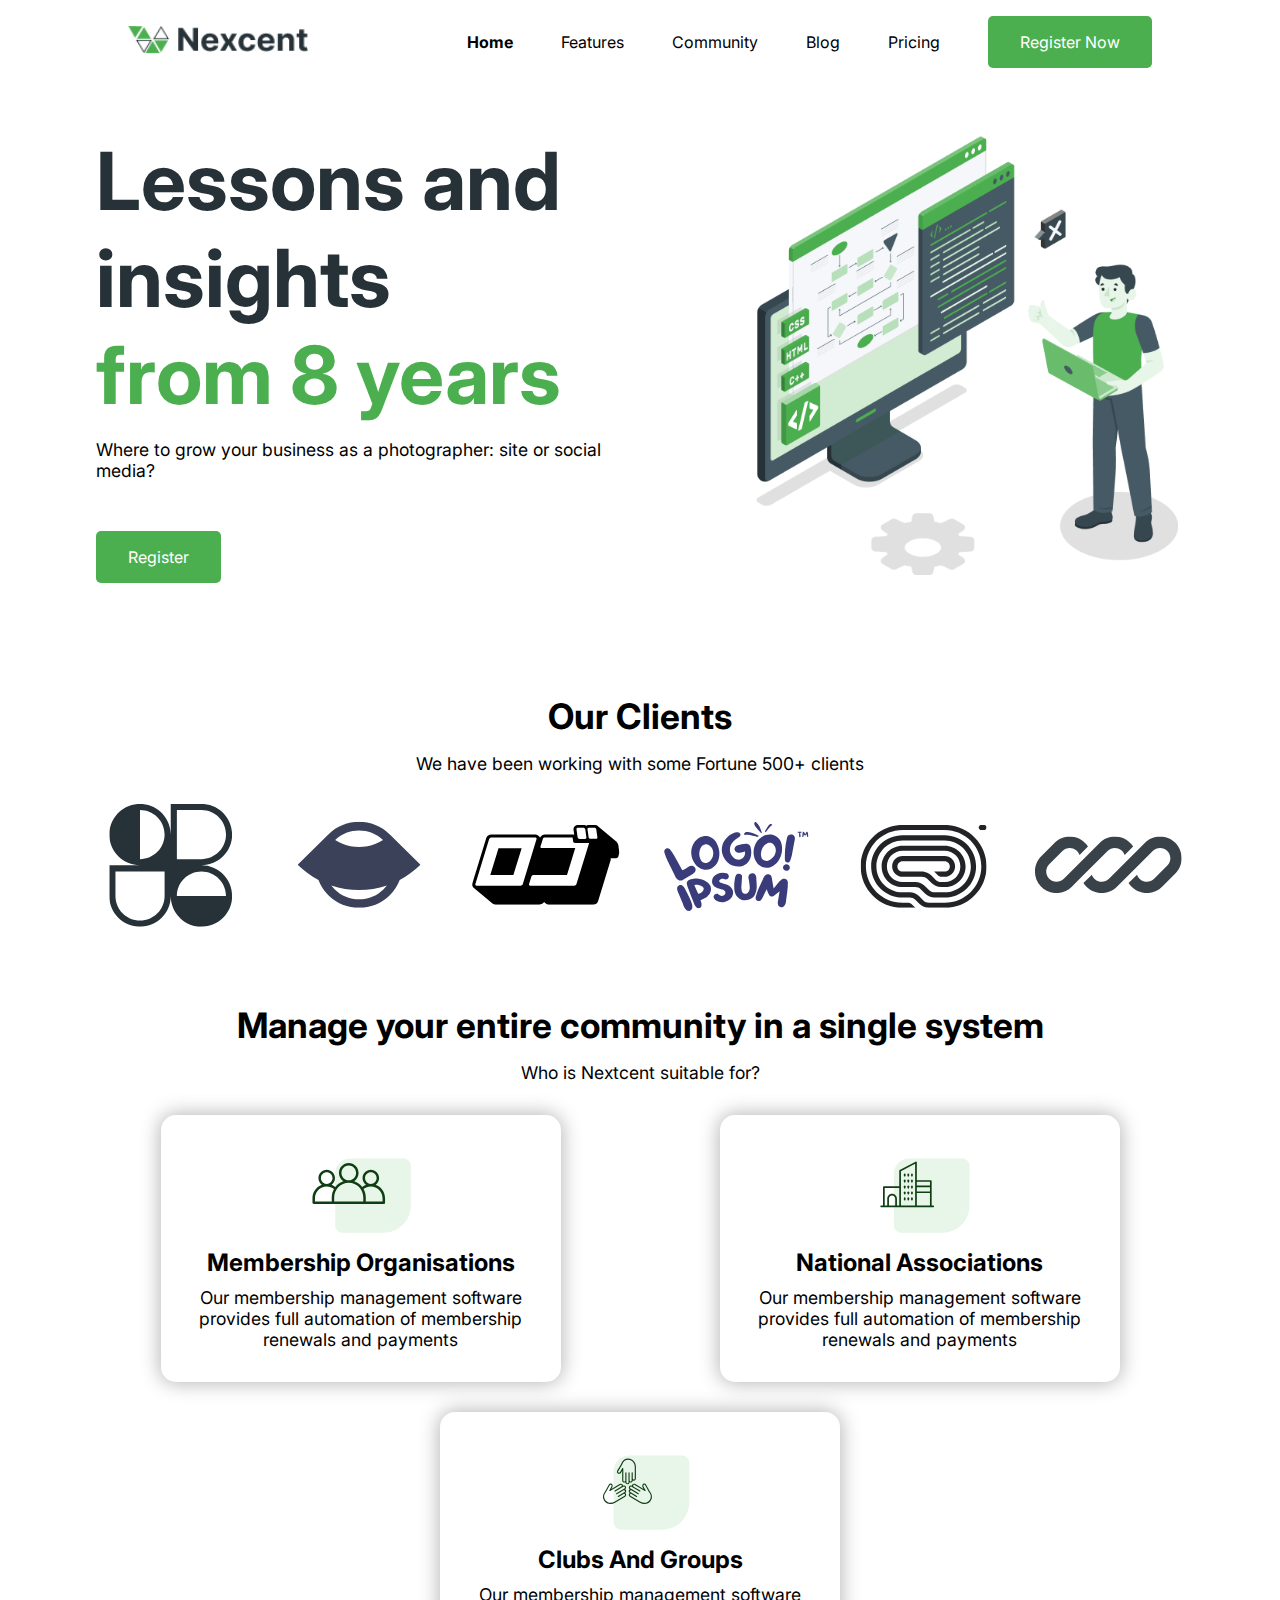
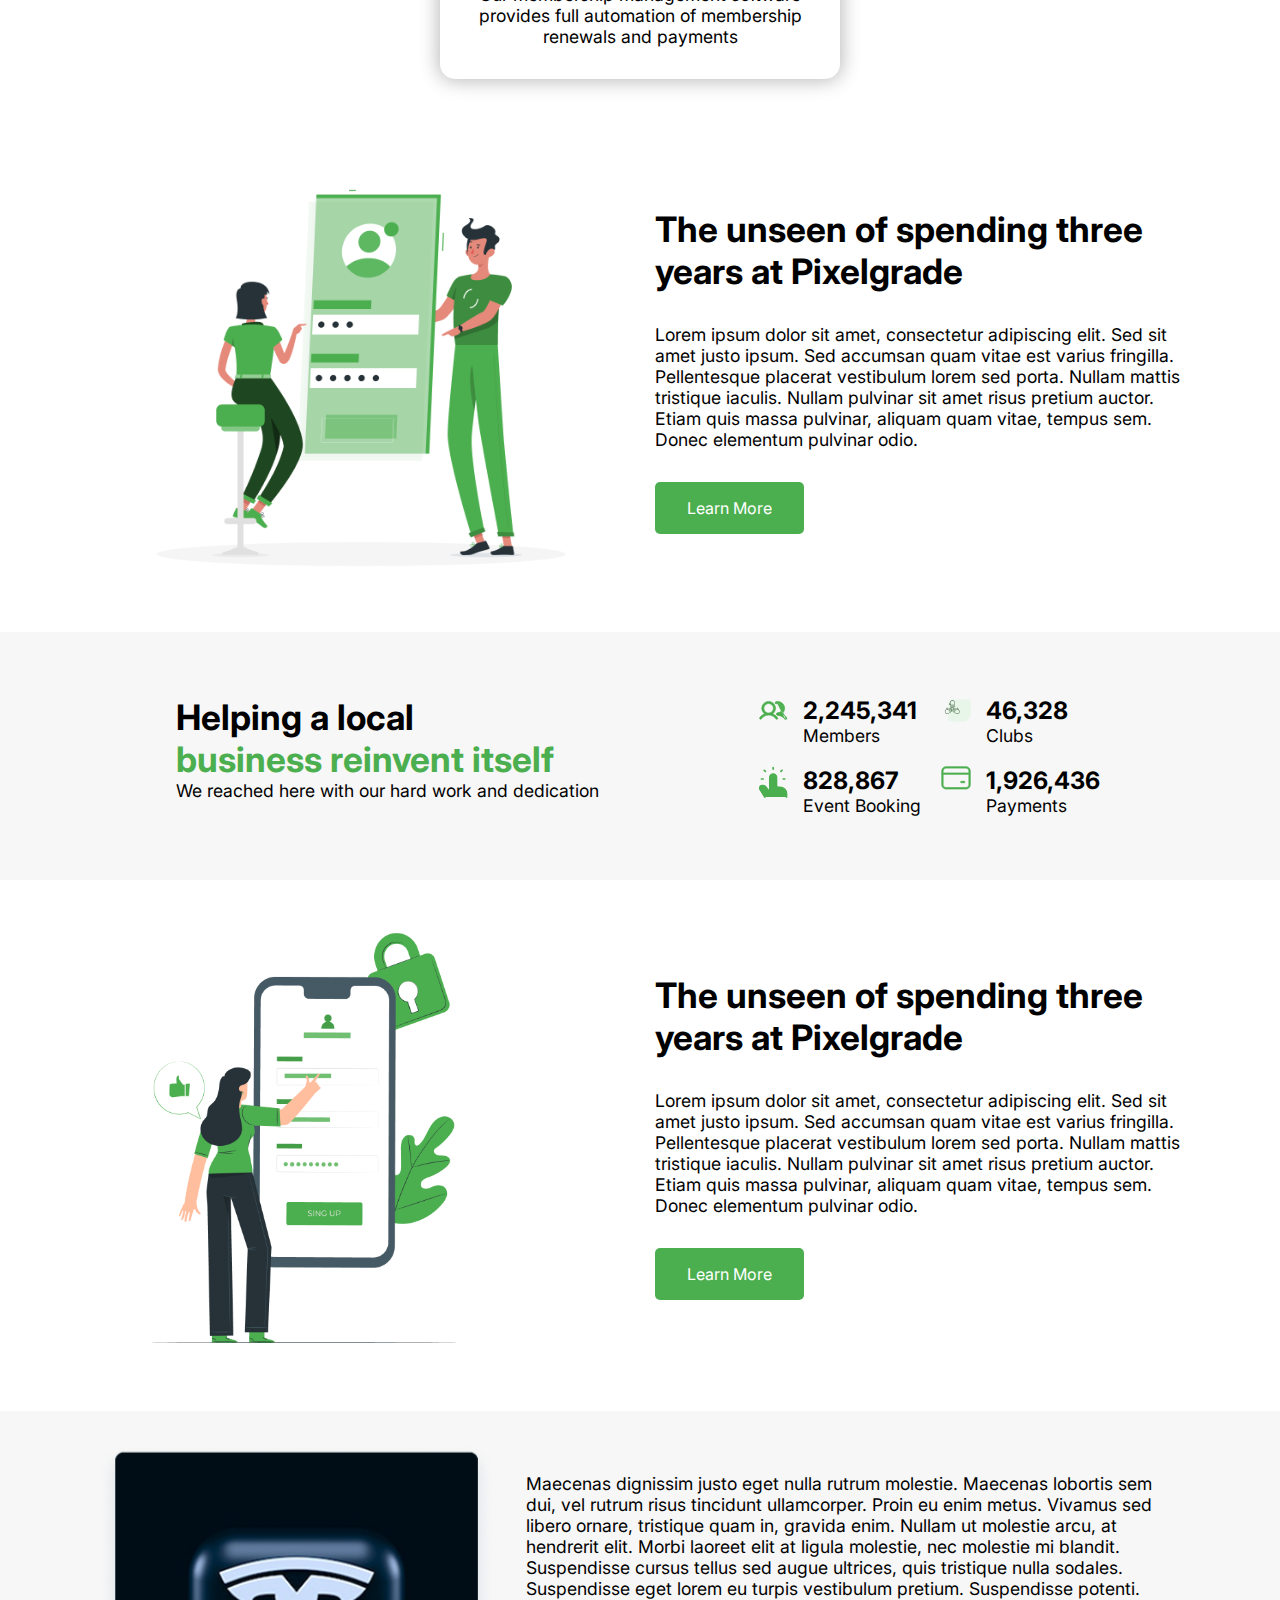
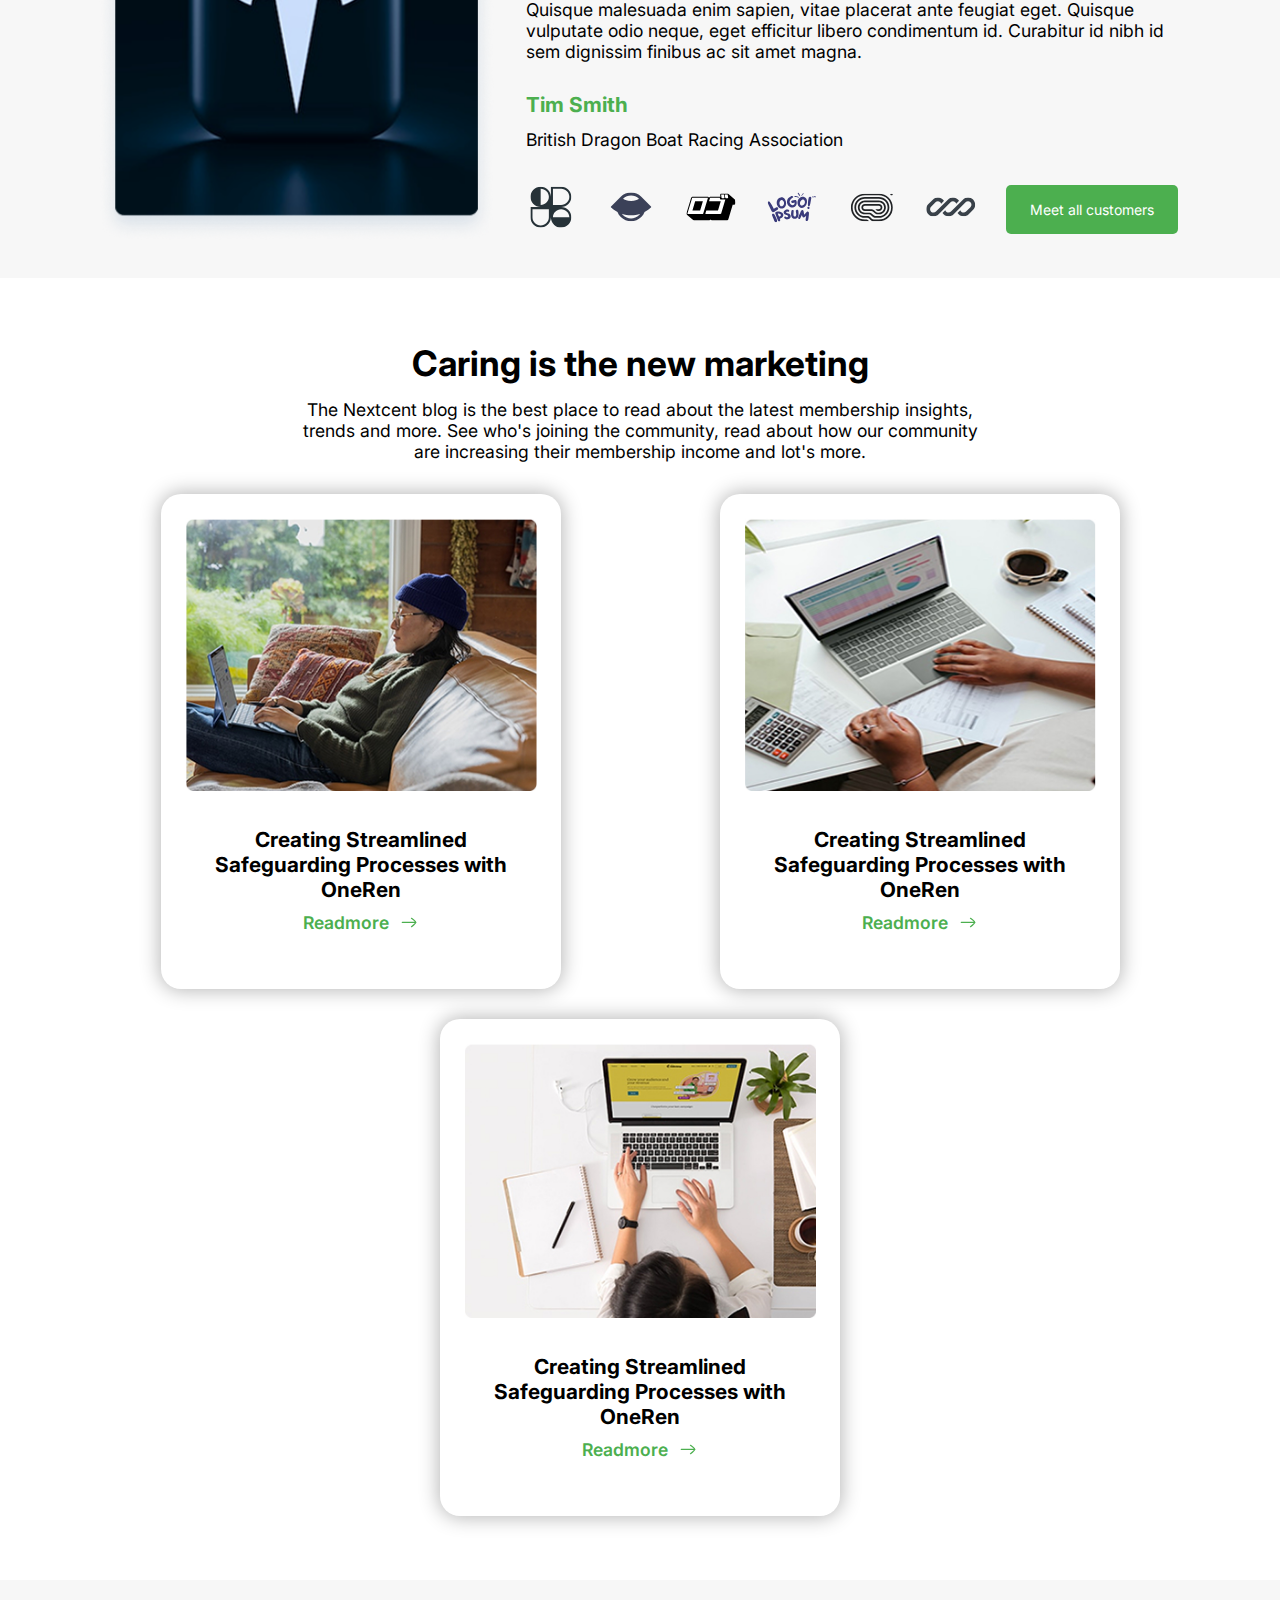
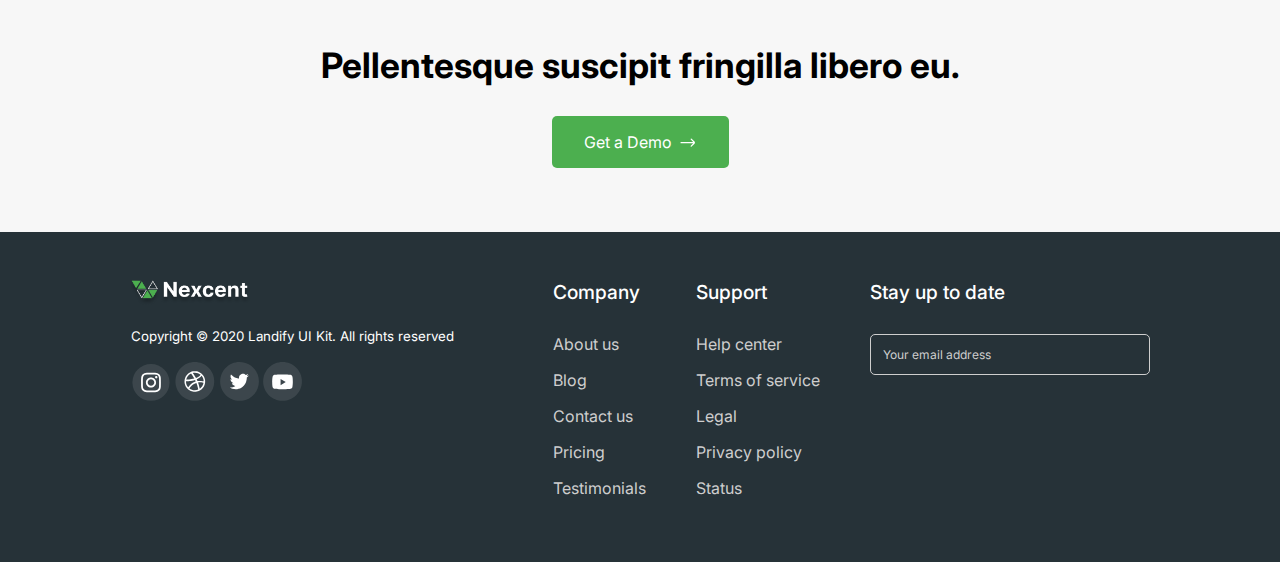
<file: index.html>
<!DOCTYPE html>
<html lang="en">

<head>
    <meta charset="UTF-8">
    <meta name="viewport" content="width=device-width, initial-scale=1.0">
    <title>Nexcent</title>
    <link rel="shortcut icon" href="assets/img/favicon.svg" type="image/x-icon">
    <link rel="stylesheet" href="assets/css/style.css">
</head>

<body>
    <!-- Header section  -->
    <header>

        <nav class="navbar">

            <div class="logo">
                <img class="header-img" src="assets/img/Logo.png" alt="logo">
            </div>

            <button id="open-sidebar-btn" onclick="openSidebar()">
                <svg xmlns="http://www.w3.org/2000/svg" viewBox="0 0 24 24" width="24" height="24" color="#000"
                    fill="none">
                    <path d="M4 5L20 5" stroke="currentColor" stroke-width="1.5" stroke-linecap="round"
                        stroke-linejoin="round" />
                    <path d="M4 12L20 12" stroke="currentColor" stroke-width="1.5" stroke-linecap="round"
                        stroke-linejoin="round" />
                    <path d="M4 19L20 19" stroke="currentColor" stroke-width="1.5" stroke-linecap="round"
                        stroke-linejoin="round" />
                </svg>
            </button>

            <ul class="nav-links">
                <li>
                    <button id="close-sidebar-btn" onclick="closeSidebar()">
                        <svg xmlns="http://www.w3.org/2000/svg" viewBox="0 0 24 24" width="24" height="24"
                            color="#000000" fill="none">
                            <path d="M19.0005 4.99988L5.00049 18.9999M5.00049 4.99988L19.0005 18.9999"
                                stroke="currentColor" stroke-width="1.5" stroke-linecap="round"
                                stroke-linejoin="round" />
                        </svg>
                    </button>
                </li>
                <li class="active"><a href="#">Home</a></li>
                <li><a href="#">Features</a></li>
                <li><a href="#">Community</a></li>
                <li><a href="#">Blog</a></li>
                <li><a href="#">Pricing</a></li>
                <li>
                    <button class="btn"><a href="./register.html">Register Now</a>
                        <!-- <img src="assets/img/Right.svg" alt=""> -->
                    </button>
                </li>
            </ul>

        </nav>

    </header>

    <!-- Hero section  -->
    <section id="hero">
        <div class="container">
            <div class="hero__left">
                <div class="hero__left__content">
                    <div class="hero__left__text">
                        <h1 class="sc">Lessons and insights</h1>
                        <h1 class="green">from 8 years</h1>
                        <p>Where to grow your business as a photographer: site or social media?</p>
                    </div>
                    <button class="btn"><a href="./register.html">Register</a></button>
                </div>
            </div>
            <div class="hero__right">
                <img src="assets/img/Illustration.png" alt="">
            </div>
        </div>
    </section>

    <!-- client section  -->
    <section id="client">
        <div class="container">
            <div class="client__content">
                <h2>Our Clients</h2>
                <p>We have been working with some Fortune 500+ clients</p>
            </div>
            <div class="client__logo">
                <img src="assets/img/client1.svg" alt="client logo">
                <img src="assets/img/client2.svg" alt="client logo">
                <img src="assets/img/client3.svg" alt="client logo">
                <img src="assets/img/client4.svg" alt="client logo">
                <img src="assets/img/client5.svg" alt="client logo">
                <img src="assets/img/client6.svg" alt="client logo">
            </div>
        </div>
    </section>

    <!-- community section  -->
    <section id="community">
        <div class="container">
            <div class="community__content">
                <h2>Manage your entire community in a single system</h2>
                <p>Who is Nextcent suitable for?</p>
            </div>
            <div class="community__content__card">
                <div class="card">
                    <img src="assets/img/membership.svg" alt="membership">
                    <h3>Membership Organisations</h3>
                    <p>Our membership management software provides full automation of membership renewals and payments
                    </p>
                </div>
                <div class="card">
                    <img src="assets/img/NAss.svg" alt="membership">
                    <h3>National Associations</h3>
                    <p>Our membership management software provides full automation of membership renewals and payments
                    </p>
                </div>
                <div class="card">
                    <img src="assets/img/club&group.svg" alt="membership">
                    <h3>Clubs And Groups</h3>
                    <p>Our membership management software provides full automation of membership renewals and payments
                    </p>
                </div>
            </div>
        </div>
    </section>

    <!-- main body section  -->
    <main>
        <!-- unlock section  -->
        <section id="unlock">
            <div class="container">
                <div class="unlock-left">
                    <img src="assets/img/Frame 35.png" alt="frame">
                </div>
                <div class="unlock-right">
                    <div class="unlock-right-content">
                        <h2>The unseen of spending three years at Pixelgrade</h2>
                        <p>Lorem ipsum dolor sit amet, consectetur adipiscing elit. Sed sit amet justo ipsum. Sed
                            accumsan
                            quam vitae est varius fringilla. Pellentesque placerat vestibulum lorem sed porta. Nullam
                            mattis
                            tristique iaculis. Nullam pulvinar sit amet risus pretium auctor. Etiam quis massa pulvinar,
                            aliquam quam vitae, tempus sem. Donec elementum pulvinar odio.</p>
                        <button class="btn">Learn More</button>
                    </div>
                </div>
            </div>
        </section>

        <!-- achievements section  -->
        <section id="achievements">
            <div class="container">
                <div class="achievement-left">
                    <div class="achievement-left-content">
                        <h2>Helping a local</h2>
                        <h2 class="green">business reinvent itself</h2>
                        <p>We reached here with our hard work and dedication</p>
                    </div>
                </div>

                <div class="achievement-right">
                    <div class="achievement-right-row">
                        <div class="achievement-right-col">
                            <div class="achievement-right-col-icon">
                                <img src="assets/img/member.svg" alt="member">
                            </div>
                            <div class="achievement-right-col-title">
                                <h3>2,245,341</h3>
                                <p>Members</p>
                            </div>
                        </div>

                        <div class="achievement-right-col">
                            <div class="achievement-right-col-icon">
                                <img src="assets/img/club&group.svg" alt="member">
                            </div>
                            <div class="achievement-right-col-title">
                                <h3>46,328</h3>
                                <p>Clubs</p>
                            </div>
                        </div>

                        <div class="achievement-right-col">
                            <div class="achievement-right-col-icon">
                                <img src="assets/img/event.svg" alt="member">
                            </div>
                            <div class="achievement-right-col-title">
                                <h3>828,867</h3>
                                <p>Event Booking</p>
                            </div>
                        </div>

                        <div class="achievement-right-col">
                            <div class="achievement-right-col-icon">
                                <img src="assets/img/payment.svg" alt="member">
                            </div>
                            <div class="achievement-right-col-title">
                                <h3>1,926,436</h3>
                                <p>Payments</p>
                            </div>
                        </div>
                    </div>

                </div>

            </div>
        </section>

        <!-- calender section  -->
        <section id="calender">
            <div class="container">
                <div class="calender-left">
                    <img src="assets/img/pana.png" alt="">
                </div>
                <div class="calender-right">
                    <div class="calender-right-content">
                        <h2>The unseen of spending three <br> years at Pixelgrade</h2>
                        <p>Lorem ipsum dolor sit amet, consectetur adipiscing elit. Sed sit amet justo ipsum. Sed
                            accumsan
                            quam vitae est varius fringilla. Pellentesque placerat vestibulum lorem sed porta. Nullam
                            mattis
                            tristique iaculis. Nullam pulvinar sit amet risus pretium auctor. Etiam quis massa pulvinar,
                            aliquam quam vitae, tempus sem. Donec elementum pulvinar odio.</p>
                        <button class="btn learnBtn">Learn More</button>
                    </div>
                </div>
            </div>
        </section>

        <!-- customer section  -->
        <section id="customers">
            <div class="container">
                <div class="customer-left">
                    <img src="assets/img/image 9.png" alt="">
                </div>
                <div class="customer-right">
                    <div class="customer-right-content">
                        <div class="customer-right-content-desc">
                            <p>Maecenas dignissim justo eget nulla rutrum molestie.
                                Maecenas lobortis sem dui, vel rutrum risus tincidunt ullamcorper. Proin eu enim metus.
                                Vivamus sed libero ornare, tristique quam in, gravida enim. Nullam ut molestie arcu, at
                                hendrerit elit. Morbi laoreet elit at ligula molestie, nec molestie mi blandit.
                                Suspendisse
                                cursus tellus sed augue ultrices, quis tristique nulla sodales. Suspendisse eget lorem
                                eu
                                turpis vestibulum pretium. Suspendisse potenti. Quisque malesuada enim sapien, vitae
                                placerat ante feugiat eget. Quisque vulputate odio neque, eget efficitur libero
                                condimentum
                                id. Curabitur id nibh id sem dignissim finibus ac sit amet magna.</p>
                        </div>
                        <div class="customer-right-content-user">
                            <h4 class="green">Tim Smith</h4>
                            <p>British Dragon Boat Racing Association</p>
                        </div>
                    </div>
                    <div class="customer-right-client">
                        <ul>
                            <li><img src="assets/img/client1.svg" alt=""></li>
                            <li><img src="assets/img/client2.svg" alt=""></li>
                            <li><img src="assets/img/client3.svg" alt=""></li>
                            <li><img src="assets/img/client4.svg" alt=""></li>
                            <li><img src="assets/img/client5.svg" alt=""></li>
                            <li><img src="assets/img/client6.svg" alt=""></li>
                            <li><a href="#" class="meetAll">Meet all customers</a></li>
                        </ul>
                    </div>
                </div>

            </div>
        </section>

        <!-- community section  -->
        <section id="community-update">
            <div class="container">
                <div class="community-title">
                    <h2>Caring is the new marketing</h2>
                    <p>The Nextcent blog is the best place to read about the latest membership insights, trends and
                        more. See who's joining the community, read about how our community are increasing their
                        membership income and lot's more.</p>
                </div>
                <div class="community-card">
                    <div class="community-card-col">
                        <div class="community-card-col-bg">
                            <img src="assets/img/image 18.jpg" alt="">
                        </div>
                        <div class="community-card-col-title">
                            <h4>Creating Streamlined Safeguarding Processes with OneRen</h4>
                            <p><a href="#" class="green">Readmore <img src="assets/img/rightarrow.svg" alt=""></a>
                            </p>
                        </div>
                    </div>

                    <div class="community-card-col">
                        <div class="community-card-col-bg">
                            <img src="assets/img/image 19.jpg" alt="">
                        </div>
                        <div class="community-card-col-title">
                            <h4>Creating Streamlined Safeguarding Processes with OneRen</h4>
                            <p><a href="#" class="green">Readmore <img src="assets/img/rightarrow.svg" alt=""></a>
                            </p>
                        </div>
                    </div>

                    <div class="community-card-col">
                        <div class="community-card-col-bg">
                            <img src="assets/img/image 20.jpg" alt="">
                        </div>
                        <div class="community-card-col-title">
                            <h4>Creating Streamlined Safeguarding Processes with OneRen</h4>
                            <p><a href="#" class="green">Readmore <img src="assets/img/rightarrow.svg" alt=""></a>
                            </p>
                        </div>
                    </div>
                </div>
            </div>
        </section>

    </main>

    <!-- footer section  -->
    <footer>
        <section id="footer-frame">
            <div class="container">
                <div class="footer-frame-heading">
                    <h2>Pellentesque suscipit fringilla libero eu.</h2>
                </div>
                <div class="footer-frame-btn">
                    <button class="btn footerBtn">Get a Demo <img src="assets/img/Right.svg" alt=""></button>
                </div>
            </div>
        </section>

        <section id="footer">
            <div class="container">
                <div class="company-info">
                    <div class="footer-logo">
                        <img src="assets/img/footer_Logo.png" alt="">
                    </div>
                    <div class="copyright">
                        <small>Copyright &copy; 2020 Landify UI Kit.</small>
                        <small>All rights reserved</small>
                    </div>
                    <div class="social-links">
                        <a href="#"><img src="assets/img/instra.svg" alt=""></a>
                        <a href="#"><img src="assets/img/dribble.svg" alt=""></a>
                        <a href="#"><img src="assets/img/twitter.svg" alt=""></a>
                        <a href="#"><img src="assets/img/youtube.svg" alt=""></a>
                    </div>
                </div>
                <div class="Links">
                    <div class="link-col">
                        <div class="link-col-title">
                            <h5>Company</h5>
                        </div>
                        <div class="link-col-title-list">
                            <ul>
                                <li><a href="#">About us</a></li>
                                <li><a href="#">Blog</a></li>
                                <li><a href="#">Contact us</a></li>
                                <li><a href="#">Pricing</a></li>
                                <li><a href="#">Testimonials</a></li>
                            </ul>
                        </div>
                    </div>
                    <div class="link-col">
                        <div class="link-col-title">
                            <h5>Support</h5>
                        </div>
                        <div class="link-col-title-list">
                            <ul>
                                <li><a href="#">Help center</a></li>
                                <li><a href="#">Terms of service</a></li>
                                <li><a href="#">Legal</a></li>
                                <li><a href="#">Privacy policy</a></li>
                                <li><a href="#">Status</a></li>
                            </ul>
                        </div>
                    </div>
                    <div class="link-col">
                        <div class="link-col-title">
                            <h5>Stay up to date</h5>
                        </div>
                        <div class="sent__email">
                            <input type="email" placeholder="Your email address">
                        </div>
                    </div>
                </div>
            </div>
        </section>

    </footer>



    <script src="script.js"></script>

</body>

</html>
</file>
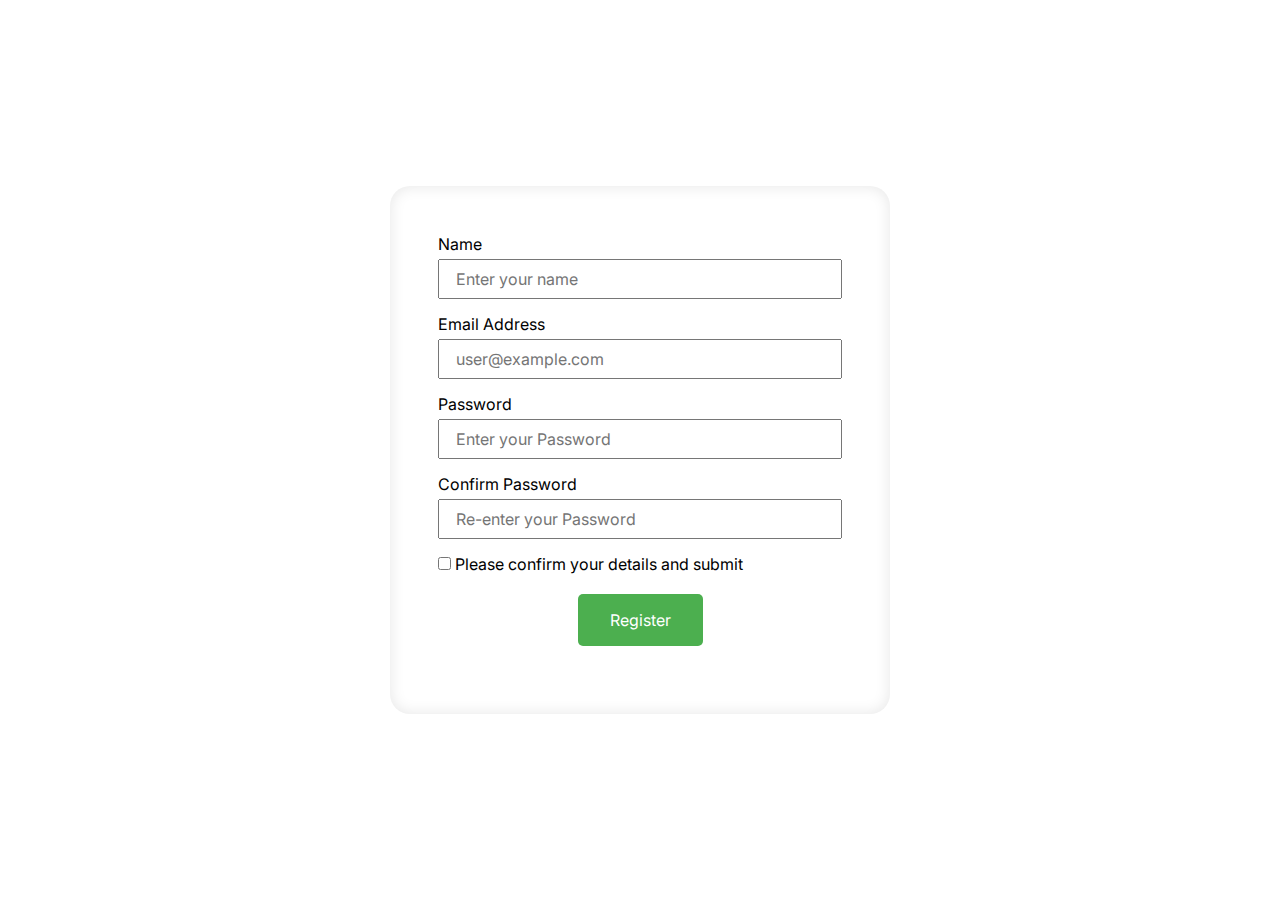
<file: register.html>
<!DOCTYPE html>
<html lang="en">

<head>
    <meta charset="UTF-8">
    <meta name="viewport" content="width=device-width, initial-scale=1.0">
    <title>Register</title>
    <link rel="stylesheet" href="assets/css/register.css">
</head>

<body>

    <form id="form">
        <div class="form-group">
            <label for="name">Name</label>
            <input id="name" type="text" name="name" placeholder="Enter your name" required minlength="3"
                maxlength="20">
        </div>
        <div class="form-group">
            <label for="email">Email Address</label>
            <input id="email" type="email" name="email" placeholder="user@example.com" required>
        </div>
        <div class="form-group">
            <label for="password1">Password</label>
            <input id="password1" type="password" required placeholder="Enter your Password"
                title="Enter at least one lowercase charecter , one uppercase charecter, one number and one special charecters">
        </div>
        <div class="form-group">
            <label for="password2">Confirm Password</label>
            <input id="password2" type="password" required placeholder="Re-enter your Password">
        </div>
        <input type="checkbox" name="check" id="check" required> Please confirm your details and submit
        <div class="btn">
            <button type="submit">Register</button>
        </div>
    </form>

</body>

</html>
</file>
<file: assets/css/style.css>
@import url('https://fonts.googleapis.com/css2?family=Inter:ital,opsz,wght@0,14..32,100..900;1,14..32,100..900&display=swap');

:root {
    --primary: #4caf4f;
    --secondary: #263238;
    --info: #2194f3;
    --text: #fff;
    --text-sc: #cecece;

}

* {
    margin: 0;
    padding: 0;
    box-sizing: border-box;
    font-family: "Inter", serif;
}

html {
    scroll-behavior: smooth;
}

a {
    text-decoration: none;
}

img {
    width: 100%;
}

ul {
    list-style: none;
}

h1 {
    font-size: 5rem;
}

h2 {
    font-size: 2.2rem;
}

h3 {
    font-size: 1.5rem;
}

h4 {
    font-size: 1.3rem;
}

h5 {
    font-size: 1.2rem;
}

p {
    font-size: 1.1rem;
}



/* utility section  */
.container {
    width: 85%;
    margin: auto;
}

.btn {
    padding: 1rem 2rem;
    background-color: var(--primary);
    color: var(--text);
    border: none;
    border-radius: 5px;
    font-size: 16px;
    font-weight: 400;
    cursor: pointer;
}
.btn a{
    color: var(--text) !important;
}


#open-sidebar-btn {
    display: none;
    border: none;
    background: none;
    cursor: pointer;
}

#close-sidebar-btn {
    display: none;
    border: none;
    background: none;
    cursor: pointer;
}

.active {
    font-weight: bold;
}


.green {
    color: var(--primary);
}

.sc {
    color: var(--secondary);
}

.tc {
    color: var(--text);
}

.tsc {
    color: var(--text-sc);
}




/* header navbar section  */
.navbar {
    display: flex;
    justify-content: space-between;
    align-items: center;
    padding: 1rem 8rem;
    position: relative;
}

.nav-links {
    display: flex;
    align-items: center;
}

.nav-links li {
    margin-left: 3rem;
}

.nav-links li a {
    color: #000;
}

.header-img {
    width: 180px;
}




/* hero section  */
#hero {
    padding: 3rem 0;
}

#hero .container {
    display: grid;
    grid-template-columns: repeat(2, 1fr);
    align-items: center;
    gap: 30px;
}

.hero__left__text {
    margin-bottom: 50px;
}

.hero__left__text p {
    margin: 1rem 0;
}

.hero__right img {
    width: 80%;
    margin-left: 100px;
}

/* client section  */
#client {
    padding: 3rem 0;
}

.client__content {
    text-align: center;
    margin: 1rem 0;
}

.client__content h2 {
    margin: 1rem 0;
}

.client__logo {
    display: flex;
    justify-content: space-between;
    align-items: center;
    gap: 30px;
}

.client__logo img {
    width: 150px;
}

/* community section  */
.community__content {
    text-align: center;
}

.community__content h2 {
    margin: 1rem 0;
}

.community__content__card {
    display: flex;
    justify-content: space-around;
    margin: 2rem 0;
}

.card {
    text-align: center;
    max-width: 400px;
    padding: 2rem;
    border: none;
    box-shadow: 0 0 20px 1px #b3b3b3;
    border-radius: 15px;
}

.card img {
    width: 100px;
}

.card h3 {
    margin: 10px 0;
}

/* unlock section  */
#unlock .container {
    display: grid;
    grid-template-columns: repeat(2, 1fr);
    align-items: center;
    gap: 30px;
}



.unlock-right-content p {
    margin: 2rem 0;
}

/* achievements section  */
#achievements {
    padding: 4rem 0;
    background-color: #f7f7f7;
}

#achievements .container {
    display: flex;
    justify-content: space-around;
}

.achievement-right-row {
    display: grid;
    grid-template-columns: repeat(2, 1fr);
    gap: 20px;
    align-items: center;
}

.achievement-right-col-icon img {
    width: 30px;
}

.achievement-right-col {
    display: flex;
    gap: 15px;
}

/* calender section  */
#calender {
    margin: 3rem 0;
}

#calender .container {
    display: grid;
    grid-template-columns: repeat(2, 1fr);
    align-items: center;
    gap: 30px;
}

.calender-left img {
    width: 80%;
}

.calender-right-content p {
    margin: 2rem 0;
}

/* customer section  */
#customers {
    padding: 2rem 0;
    margin: 4rem 0;
    background-color: #F7F7F7;
}

#customers .container {
    display: flex;
    gap: 30px;
}

.customer-left img {
    width: 400px;
}

.customer-right {
    margin-top: 30px;
}

.customer-right-content-desc {
    margin-bottom: 30px;
}

.customer-right-content-user p {
    margin: 12px 0 2rem;
}

.customer-right-client ul {
    display: flex;
    gap: 30px;
    align-items: center;
}

.meetAll {
    padding: 16px 24px;
    background-color: var(--primary);
    color: #fff;
    border: none;
    border-radius: 5px;
    font-size: 14px;
}

.customer-right-client img {
    width: 50px;
}

/* community section  */
#community-update {
    margin: 4rem 0;
}

.community-title {
    text-align: center;
}

.community-title p {
    max-width: 700px;
    margin: 15px auto;
}

.community-card {
    display: flex;
    justify-content: space-around;
    margin: 2rem 0;
}

.community-card-col {
    max-width: 400px;
    padding: 1.5rem;
    border: none;
    border-radius: 20px;
    box-shadow: 0 0 20px 1px #b3b3b3;
    cursor: pointer;
}

.community-card-col-title {
    margin: 2rem 0;
    text-align: center;
}

.community-card-col-title img {
    width: 20px;
}

.community-card-col-title p {
    margin: 10px 0;
    font-weight: 600;
}

.community-card-col-title p a {
    display: flex;
    gap: 10px;
    justify-content: center;
}


/* footer section  */
#footer-frame {
    padding: 4rem 0;
    background-color: #f7f7f7;
}

#footer-frame .container {
    display: flex;
    flex-direction: column;
    align-items: center;
    gap: 30px;
}

.footer-frame-heading {
    text-align: center;
}

.footerBtn {
    display: flex;
    align-items: center;
    gap: 5px;
}

.footerBtn img {
    width: 20px;
}

#footer {
    background-color: var(--secondary);
    padding: 3rem 0;
}

#footer .container {
    display: flex;
    justify-content: space-around;
    gap: 30px;
}

.footer-logo img {
    width: 120px;
}

.copyright {
    color: var(--text);
    margin: 1rem 0;
}

.social-links img {
    width: 40px;
}

.Links {
    display: flex;
    gap: 50px;
}

.link-col-title {
    margin-bottom: 30px;
}

.Links h5 {
    color: var(--text);
    font-weight: 500;
}

.link-col-title-list ul li {
    margin: 1rem 0;
}

.link-col-title-list a {
    color: var(--text-sc);
}

.sent__email input {
    min-width: 280px;
    border: 1px solid var(--text-sc);
    border-radius: 5px;
    outline: none;
    font-size: 12px;
    padding: 12px;
    background: transparent;
    color: var(--text-sc);
}

.sent__email input::placeholder {
    color: var(--text-sc);
}

/* ========= Breakpoints ==============*/

/* media queries  */

@media (max-width: 500px) {

    .client__logo {
        flex-direction: column;
    }

    #hero .container {
        grid-template-columns: 1fr;
    }

    .community__content__card {
        flex-direction: column;
        gap: 20px;
    }

    #unlock .container {
        grid-template-columns: 1fr;
    }

    #unlock {
        margin: 2rem 0;
    }

    #achievements .container {
        flex-direction: column;
        gap: 20px;
    }

    .achievement-right-row {
        grid-template-columns: 1fr;
    }

    #calender .container {
        grid-template-columns: 1fr;
    }

    #customers .container {
        flex-direction: column;
    }

    .customer-left {
        text-align: center;
    }

    .customer-left img {
        width: 200px;
    }

    .customer-right-client ul {
        flex-wrap: wrap;
        gap: 20px;
    }

    .customer-right-client img {
        width: 20px;
    }

    .community-card {
        flex-direction: column;
        gap: 20px;
    }

    #footer .container {
        flex-direction: column;
    }

    .Links {
        flex-direction: column;
        gap: 20px;
    }

    .link-col-title-list ul li a {
        font-size: 12px;
    }

    .copyright {
        font-size: 12px;
    }

    .social-links img {
        width: 25px;
    }
}



@media (max-width: 768px) {

    h1 {
        font-size: 3rem !important;
    }

    h2 {
        font-size: 1.5rem;
    }

    h3 {
        font-size: 1.2rem;
    }

    h4 {
        font-size: 1rem;
    }

    h5 {
        font-size: 15px;
    }

    p {
        font-size: 13px;
    }

    .btn {
        padding: 8px 14px;
        font-size: 12px;
    }

    #open-sidebar-btn,
    #close-sidebar-btn {
        display: flex;
    }

    .header-img {
        width: 100px;
    }

    .navbar {
        padding: 1rem 2rem !important;
    }

    .nav-links {
        flex-direction: column;
        width: min(15rem, 100%);
        height: 100vh;
        position: fixed;
        top: 0;
        right: -100%;
        background-color: #f0f0f0;
        transition: right 300ms ease-in-out;
        z-index: 99;
        padding: 1rem 0;
    }

    .nav-links.show {
        right: 0;
    }

    .nav-links li {
        margin: 1rem 0;
    }

    .hero__left__text {
        margin-bottom: 20px;
    }

    .hero__right img {
        margin-left: 0;
    }

    .client__content h2 {
        margin: 10px 0;
    }

    .client__logo img {
        width: 70px;
    }

    .card img {
        width: 40px;
    }

    .community__content__card {
        flex-wrap: wrap;
        gap: 20px;
    }

    .unlock-right-content p,
    .calender-right-content p {
        margin: 1rem 0;
    }

    #customers .container {
        flex-direction: column;
        gap: 10px;
    }

    .customer-left {
        text-align: center;
    }

    .customer-right-client img {
        width: 20px;
    }

    .meetAll {
        font-size: 10px;
        padding: 8px 12px;
    }

    .community-card {
        flex-direction: column;
        gap: 20px;
        align-items: center;
    }

    #footer .container {
        flex-direction: column;
    }

    .link-col-title-list ul li a {
        font-size: 12px;
    }

}

@media (max-width: 992px) {

    h1 {
        font-size: 4rem;
    }

    #customers .container {
        flex-direction: column;
    }

    .customer-left {
        text-align: center;
    }

    #footer .container {
        flex-direction: column;
    }
}

@media (max-width: 1250px) {
    .navbar {
        padding: 1rem 3rem;
    }

    .nav-links li {
        margin-left: 1.5rem;
    }

    .card img {
        width: 40px;
    }

    .customer-right-client img {
        width: 30px;
    }
}

@media (max-width: 1500px) {
    .community__content__card {
        flex-wrap: wrap;
        gap: 30px;
    }

    .community-card {
        flex-wrap: wrap;
        gap: 30px;
    }
}
</file>
<file: assets/css/register.css>
@import url('https://fonts.googleapis.com/css2?family=Inter:ital,opsz,wght@0,14..32,100..900;1,14..32,100..900&display=swap');

* {
    margin: 0;
    padding: 0;
    box-sizing: border-box;
    font-family: "Inter", serif;
}

body {
    width: 100dvw;
    height: 100dvh;
    display: flex;
    justify-content: center;
    align-items: center;
}

#form {
    border: none;
    border-radius: 20px;
    box-shadow: inset 0 0 15px 0 #e6e6e6;
    width: 500px;
    height: auto;
    padding: 3rem;
}

.form-group {
    display: flex;
    flex-direction: column;
    margin-bottom: 15px;
}

.form-group input {
    width: 100%;
    padding: 8px 16px;
    font-size: 16px;
}
.form-group label{
    margin-bottom: 5px;
}

.btn {
    text-align: center;
    margin: 20px 0;
}

.btn button {
    font-size: 16px;
    padding: 1rem 2rem;
    border: none;
    border-radius: 5px;
    background-color: #4caf4f;
    color: #fff;
    cursor: pointer;

}
</file>
